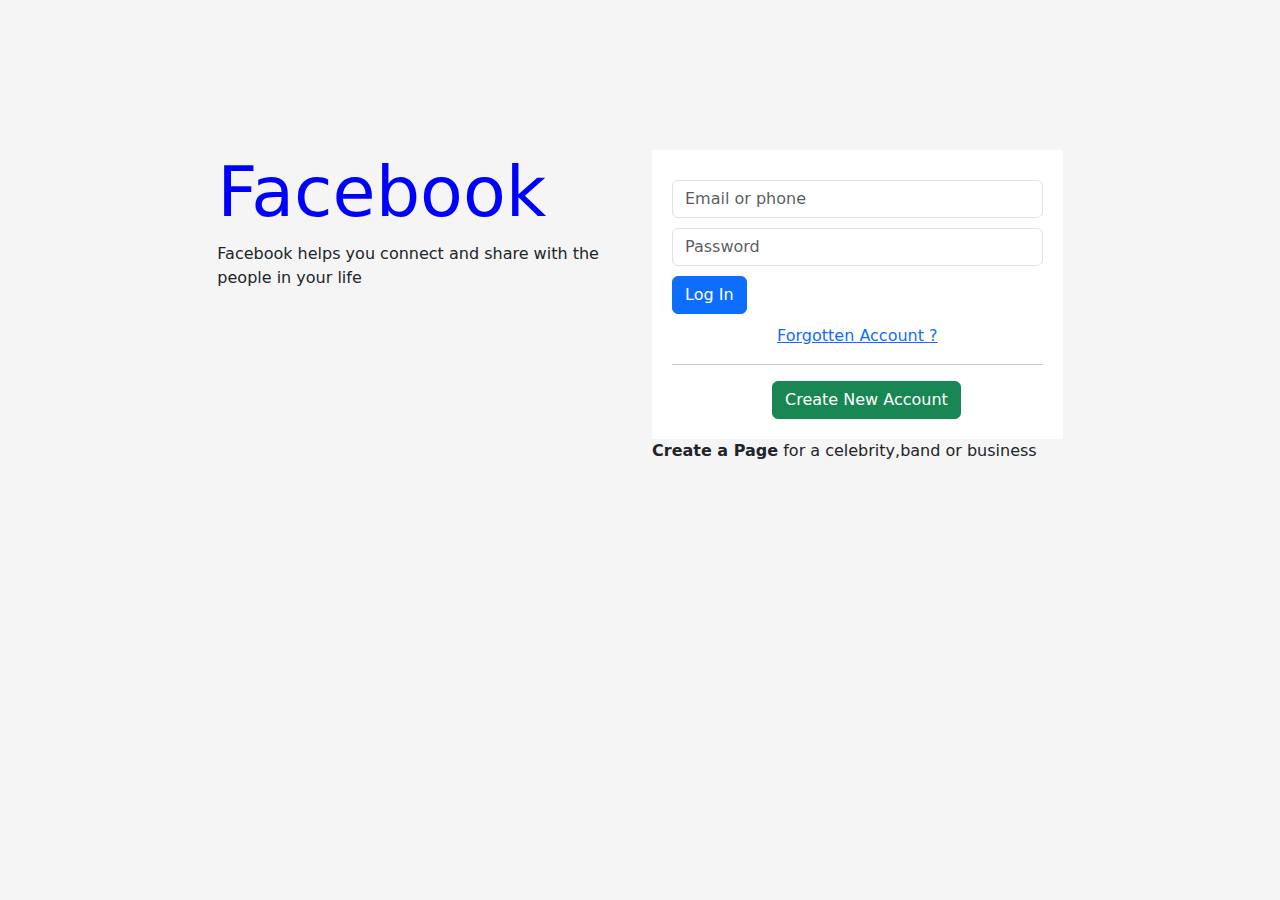
<file: facebookloginpage/facebook.html>
<!DOCTYPE html>
<html lang="en">

<head>
    <meta charset="UTF-8" />
    <meta name="viewport" content="width=device-width, initial-scale=1.0" />
    <title>Facebook</title>
    <link href="https://cdn.jsdelivr.net/npm/bootstrap@5.3.3/dist/css/bootstrap.min.css" rel="stylesheet"
        integrity="sha384-QWTKZyjpPEjISv5WaRU9OFeRpok6YctnYmDr5pNlyT2bRjXh0JMhjY6hW+ALEwIH" crossorigin="anonymous" />
    <link rel="stylesheet" href="facebook.css" />
</head>

<body>
    <div class="row justify-content-center">
        <div class="col-md-4">
            <h1>Facebook</h1>
            <p>Facebook helps you connect and share with the people in your life</p>
        </div>
        <div class="col-md-4">
            <form>
                <input type="text" placeholder="Email or phone" class="form-control" />
                <input type="text" placeholder="Password" class="form-control" />
                <button class="btn btn-primary btn-block">Log In</button>
                <a href="" class="text-center">Forgotten Account ?</a>
                <hr>
                <button class="btn btn-success text-center">
                    Create New Account
                </button>
            </form>
            <p><b>Create a Page</b> for a celebrity,band or business</p>
        </div>
    </div>
</body>

</html>
</file>
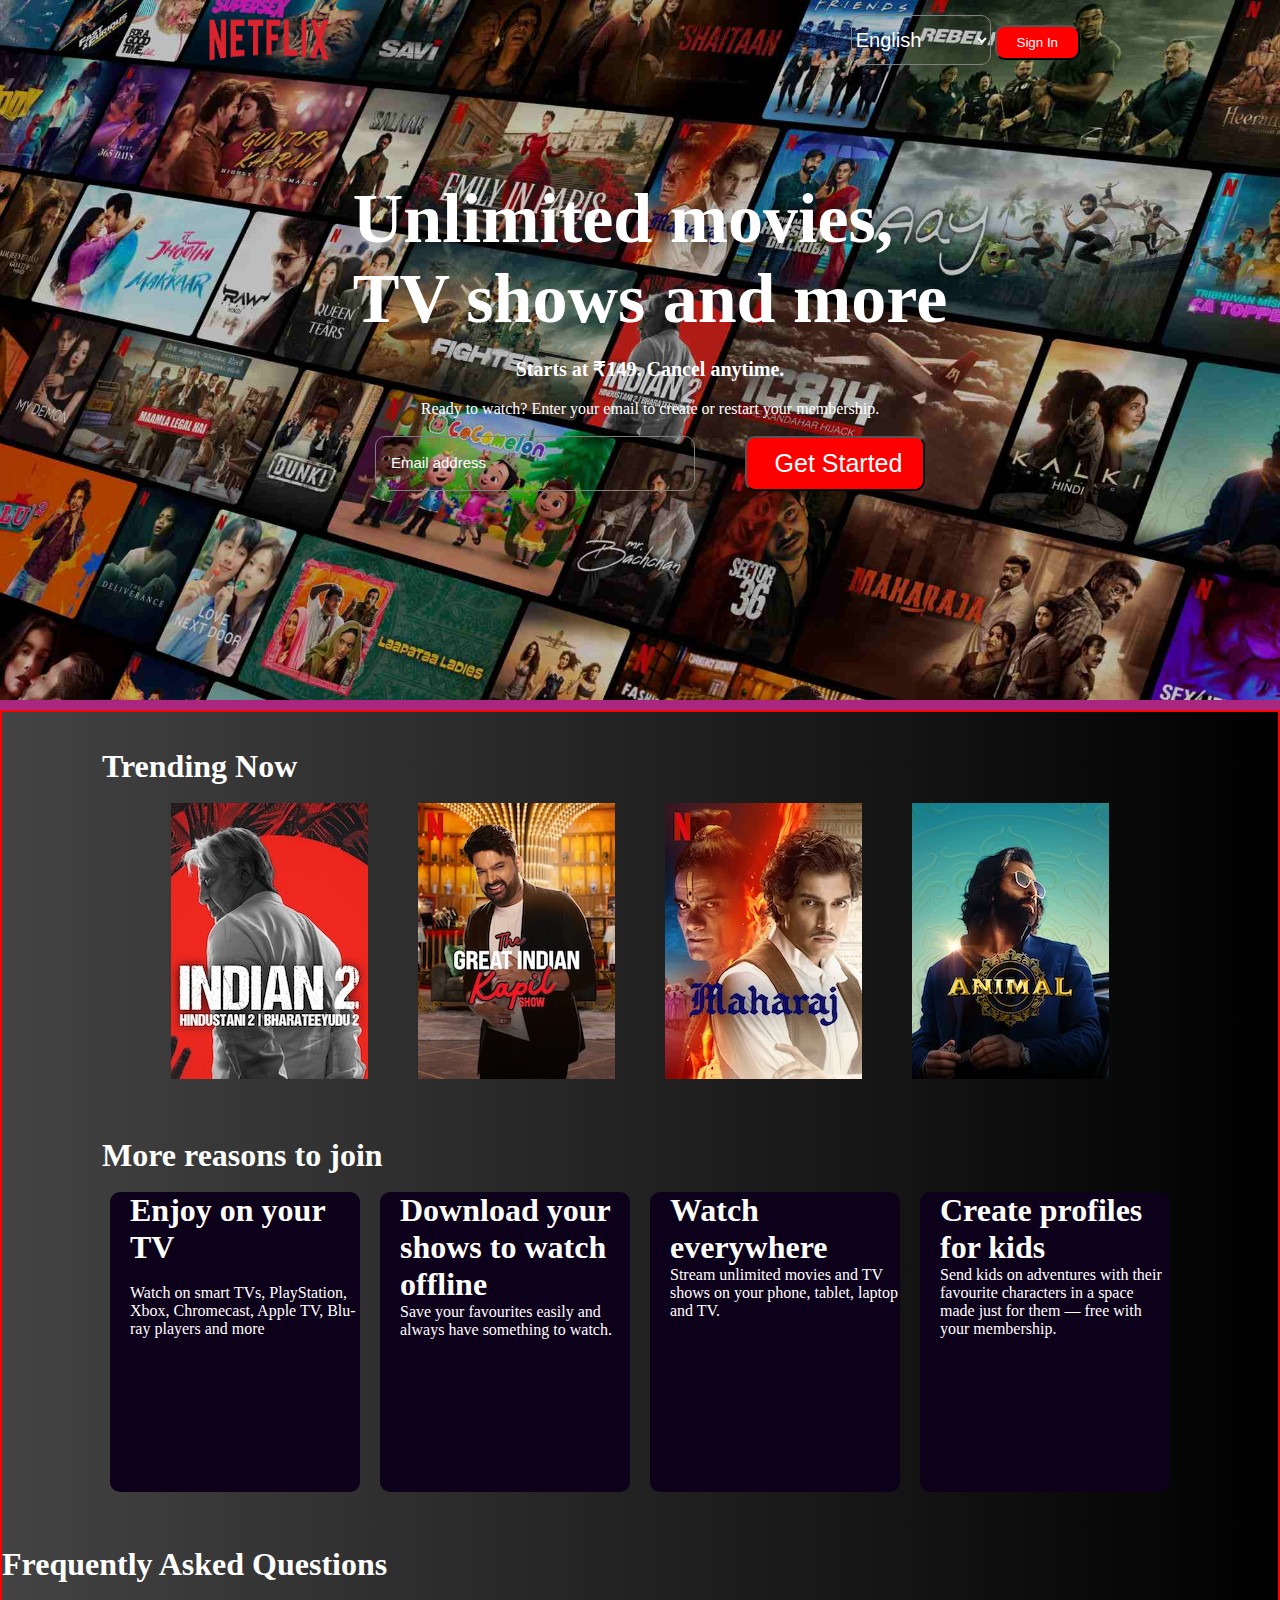
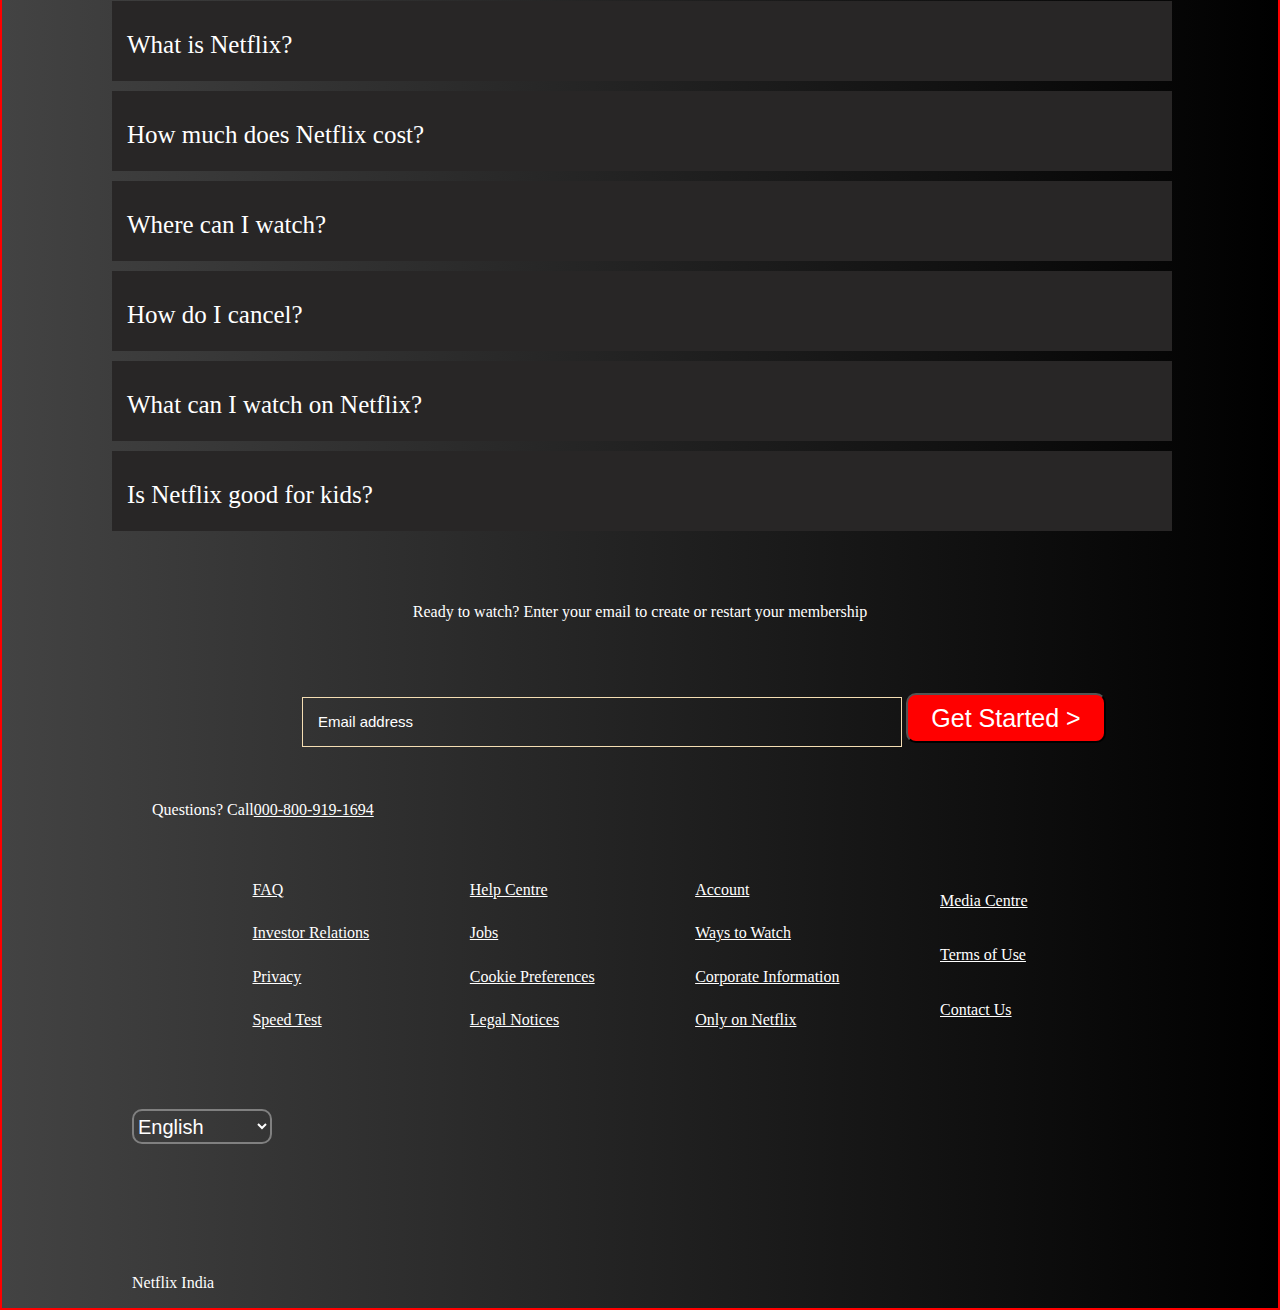
<file: NETFLIX/Home.html>
<!DOCTYPE html>
<html lang="en">

<head>
    <meta charset="UTF-8">
    <meta name="viewport" content="width=device-width, initial-scale=1.0">
    <title>Home Page</title>
    <link rel="stylesheet" href="./Home.css">
</head>

<body>
    <main>

        <nav id="navbar">
            <div id="div1">
                <img src="./images/Netflix_Logo_PMS.png" alt="">

            </div>

            <div id="div2">
                <select name="lang" id="">
                    <option value="English" class="opt">English</option>
                    <option value="हिन्दी">हिन्दी</option>
                </select>
                <a href=""><button>Sign In</button></a>
            </div>

        </nav>

        <section>
            <div id="div3">
                <h1 style="font-size: 70px;">Unlimited movies,<br>TV shows and more</h1>
                <h3 style="font-size: 20px;">Starts at ₹149. Cancel anytime.</h3>
                <p>Ready to watch? Enter your email to create or restart your membership.</p>
                <div id="sub-div3">
                    <input type="email" name="email" placeholder="Email address" id="in1">
                    <input type="submit" name="" value=" Get Started" id="in2">
                </div>
            </div>
        </section>

    </main>
    <hr style=" border: 5px solid rgb(169, 39, 126) ;">
    <article style="background-image: linear-gradient(to right, #434343 0%, black 100%);">
        <br><br>
        <h1 style="color: white; margin-left: 100px;">Trending Now</h1>
        <br>
        <div id="main-container1">

            <div class="movies-baner">
                <img src="./images/AAAABUG-YTjEcnP-iDC_Pd6qjymOnEFKdZt74cgWpynYl_AaVBnSO-pJ2hNyXzydEETsKulxTJvSDC6bMv8hst6c-OPY2YsnqJRR_ac.webp"
                    alt="">
            </div>

            <div class="movies-baner">
                <img src="./images/AAAABXA4AODfi0Zxu8eiHWN-S1w1hQKYfOaV-lIekhqH1PLc_Gkj-dYFAIqhnNzhvZ8ExphP2OkmijCN_KwCiivMJZKs6GYiyb_xwXMvsv0J2CgFLk68X-dWXFDxV4tji4lhuq8e.webp"
                    alt="">
            </div>
            <div class="movies-baner">
                <img src="./images/AAAABbAuyAAnMP5Cf2nC7VBtsHE9kF2cVG-fnamTUMegSuyaJg7BcKd1b80qXcCcfXM9axtoVJfs9ufL1l78pNwpysDv-aXnOIpP02xIerclNy-53K33cQZZ6pIklQLsjhGkcFhB.webp"
                    alt="">
            </div>
            <div class="movies-baner">
                <img src="./images/AAAABan_SGhmKkHRdUmhF-DzQueCFwl6Evtv-dxip0v6HWrmKRROq6ilCAybAeYA2L0_VOzAVI3YlP3AoQMKHJOiKmuJLUOL4ZpYxJc.webp"
                    alt="">
            </div>

        </div>
        <br><br><br>
        <h1 style="color: white; margin-left: 100px;">More reasons to join</h1><br>
        <div id="main-container2">

            <div class="reason-to-join">
                <h1>Enjoy on your TV</h1> <br>
                <p>Watch on smart TVs, PlayStation, Xbox, Chromecast, Apple TV, Blu-ray players and more</p>
            </div>

            <div class="reason-to-join">
                <h1>Download your shows to watch offline</h1>
                <p>Save your favourites easily and always have something to watch. </p>

            </div>
            <div class="reason-to-join">
                <h1>Watch everywhere
                </h1>
                <p>Stream unlimited movies and TV shows on your phone, tablet, laptop and TV.</p>

            </div>
            <div class="reason-to-join">
                <h1>Create profiles for kids </h1>
                <p>Send kids on adventures with their favourite characters in a space made just for them — free with
                    your membership. </p>

            </div>

        </div>

        <br><br><br>
        <h1 style="color: white;">Frequently Asked Questions</h1><br>
        <div id="main-container3">
            <div class="asked-question">What is Netflix?</div>
            <div class="asked-question">How much does Netflix cost?</div>
            <div class="asked-question">Where can I watch?</div>
            <div class="asked-question">How do I cancel?</div>
            <div class="asked-question">What can I watch on Netflix?</div>
            <div class="asked-question">Is Netflix good for kids?</div>
        </div>
        <br><br><br><br>
        <p style="color: white; text-align: center;">Ready to watch? Enter your email to create or restart your
            membership</p>
        <br><br><br><br>
        <div main-container4>

            <input id="email" class="last" type="email" name="email" placeholder="Email address">

            <a href="" id="btn" class="last"><button id="bt">Get Started ></button></a>

        </div>
        <br><br><br>
        <span  style="color: white; margin-left: 150px;">Questions? Call<a href="" style="color: white;">000-800-919-1694</a> </span> <br> <br><br>
        <div id="main-container5">
            <div class="last-div">
                <a href="">FAQ</a>
                <a href="">Investor Relations</a>
                <a href=""> Privacy</a>
                <a href="">Speed Test</a>
            </div>

            <div class="last-div">
                <a href="">Help Centre</a>
                <a href=""> Jobs </a>
                <a href="">Cookie Preferences</a>
                <a href="">Legal Notices</a>
            </div>

            <div class="last-div">
                <a href="">Account</a>
                <a href="">Ways to Watch</a>
                <a href="">Corporate Information</a>
                <a href="">Only on Netflix</a>
            </div>

            <div class="last-div">
                <a href="">Media Centre</a>
                <a href="">Terms of Use</a>
                <a href="">Contact Us</a>

            </div>
        </div>
        <br><br><br>
        <select name="lang" id="last-btn">
            <option value="English">English</option>
            <option value="हिन्दी">हिन्दी</option>
        </select>
        <p style="color: white; margin: 130px;">Netflix India</p>
        
    </article>

</body>

</html>
</file>
<file: facebookloginpage/facebook.css>
.row{
    margin-top: 150px;
}
h1{
    font-size: 70px;
    color: blue;
}
input{
    margin-top: 10px;
}
button{
    margin-top: 10px;
}
body{
    background-color: whitesmoke;
}
form{
    background-color: white;
    padding: 20px;
    border: radius 10px;
}
a{
    display:block ;
    margin-top: 10px;
}
.btn-success{
    display: block !important;
    margin-left: 100px;
}
</file>
<file: NETFLIX/Home.css>
*{
    padding: 0%;
    margin: 0%;
    box-sizing: border-box;
}

#navbar{
    /* border: 2px solid white; */
    height: 80px;
    background-color:transparent;
    display: flex;
    justify-content: space-around;
    align-items: center;
}

#div1 img{
    /* border: 2px solid white; */
    height: 80px;
    width: 150px;
    color: red;
}

#div1{
    /* border: 2px solid blue; */
    display: flex;
    justify-content: flex-end;
    align-items: center;
    gap: 20px;
    width: 250px;
    padding-right: 106px;
    
}
select{
    border: 1px solid gray;
    background-color: transparent;
    color: white;
    font-size: 20px;
    border-radius: 10px;
    width: 140px;
    height: 50px;
}
button{
    /* border: 2px solid purple; */
    background-color: red;
    color: white;
    border-radius: 10px;
    width: 85px;
    height: 35px;
    
}
main{
    height: 700px;
    background-image: url(./images/IN-en-20240916-TRIFECTA-perspective_72df5d07-cf3f-4530-9afd-8f1d92d7f1a8_small.jpg);
    background-repeat: no-repeat;
    background-attachment:scroll; 
    background-size:100% 100%; 
    position:relative;
    
}
section {
    /* border: 2px solid rgb(17, 14, 226); */
    color: white;
    height: 350px;
    /* width: 600px; */
    margin-top: 80px;
    padding-left: 20px;
    
    display: flex;
    justify-content: center;
    /* justify-content: space-between; */
    /* flex-direction: column; */
    /* align-items: center; */
}
#div3{
    /* border: 2px solid white; */
    display: flex;
    flex-direction: column;
    justify-content: space-evenly;
    align-items: center;
}
#sub-div3{
    /* border: 2px solid blue; */
    width: 550px;
    height: 55px;
    display: flex;
    justify-content: space-between;
    
    /* gap: 20px; */
}
#in1{
    width: 320px; 
    border-radius: 10px;  
    border: 1px solid gray;
    background-color: transparent;
    
}
#in2{
    width: 180px;
    margin-right: 0px;
    border-radius: 10px;  
    background-color: red;
    color: white;
    font-size: 25px;
}
::placeholder{
    color:white;
    font-size: 15px;
}
#main-container1{
    display: flex;
    justify-content: center;
    gap: 50px;
    
}
#main-container2{
    display: flex;
    justify-content: center;
    gap: 20px;   
}
.reason-to-join{
    height: 300px;
    width: 250px;
/* background-color:rgb(38, 0, 77); */
background-color:rgb(13, 0, 26);
color: white;
border-radius: 10px;
padding-left: 20px;


    /* text-align: center; */
}

#main-container3{
    /* height: 40px;
    width: 500px; */
    display: flex;
    flex-direction: column;
    gap: 10px;
}
.asked-question{
    /* border: 1px solid red; */
    height: 80px;
    width: 1060px;
    margin-left: 110px;
    background-color:rgb(40, 38, 38);
    padding-top: 30px;
    padding-left: 15px;
    font-size: 25px;
    color: white;
}
.asked-question:hover{
    background-color: rgb(75, 70, 70);
}
#main-container4{
    border: 2px solid red;
    display: flex;
    /* justify-content: center; */
    flex-direction: column;

}
 #email{
    border: 1px solid wheat;
    height: 50px;
    width: 600px;
    margin-left: 300px;
    background-color: transparent;
 }
 #bt:hover{
cursor: pointer;
background-color: rgb(232, 40, 40);
 }
 ::placeholder{
    padding-left: 15px;
 }
 #bt{
    width: 200px;
    height: 50px;
    font-size: 25px;
 }
 #main-container5{
    /* border: 2px solid white; */
    height: 200px;
    display: flex;
    justify-content: space-evenly;
    margin-left: 150px;
    margin-right: 150px;
    /* flex-direction: column; */
 }
 .last-div ,.last-div a{
    /* border: 2px solid white; */
    color: white;
    display: flex;
    justify-content:space-evenly;
    flex-direction: column;
 }
 #last-btn{
    border: 2px solid gray;
    height: 35px;
    margin-left: 130px;
    color: white;
 }
#last-btn option{
    color: black;
}
 
 article{
    border: 2px solid red;
    height: 2200px;
 }
</file>
